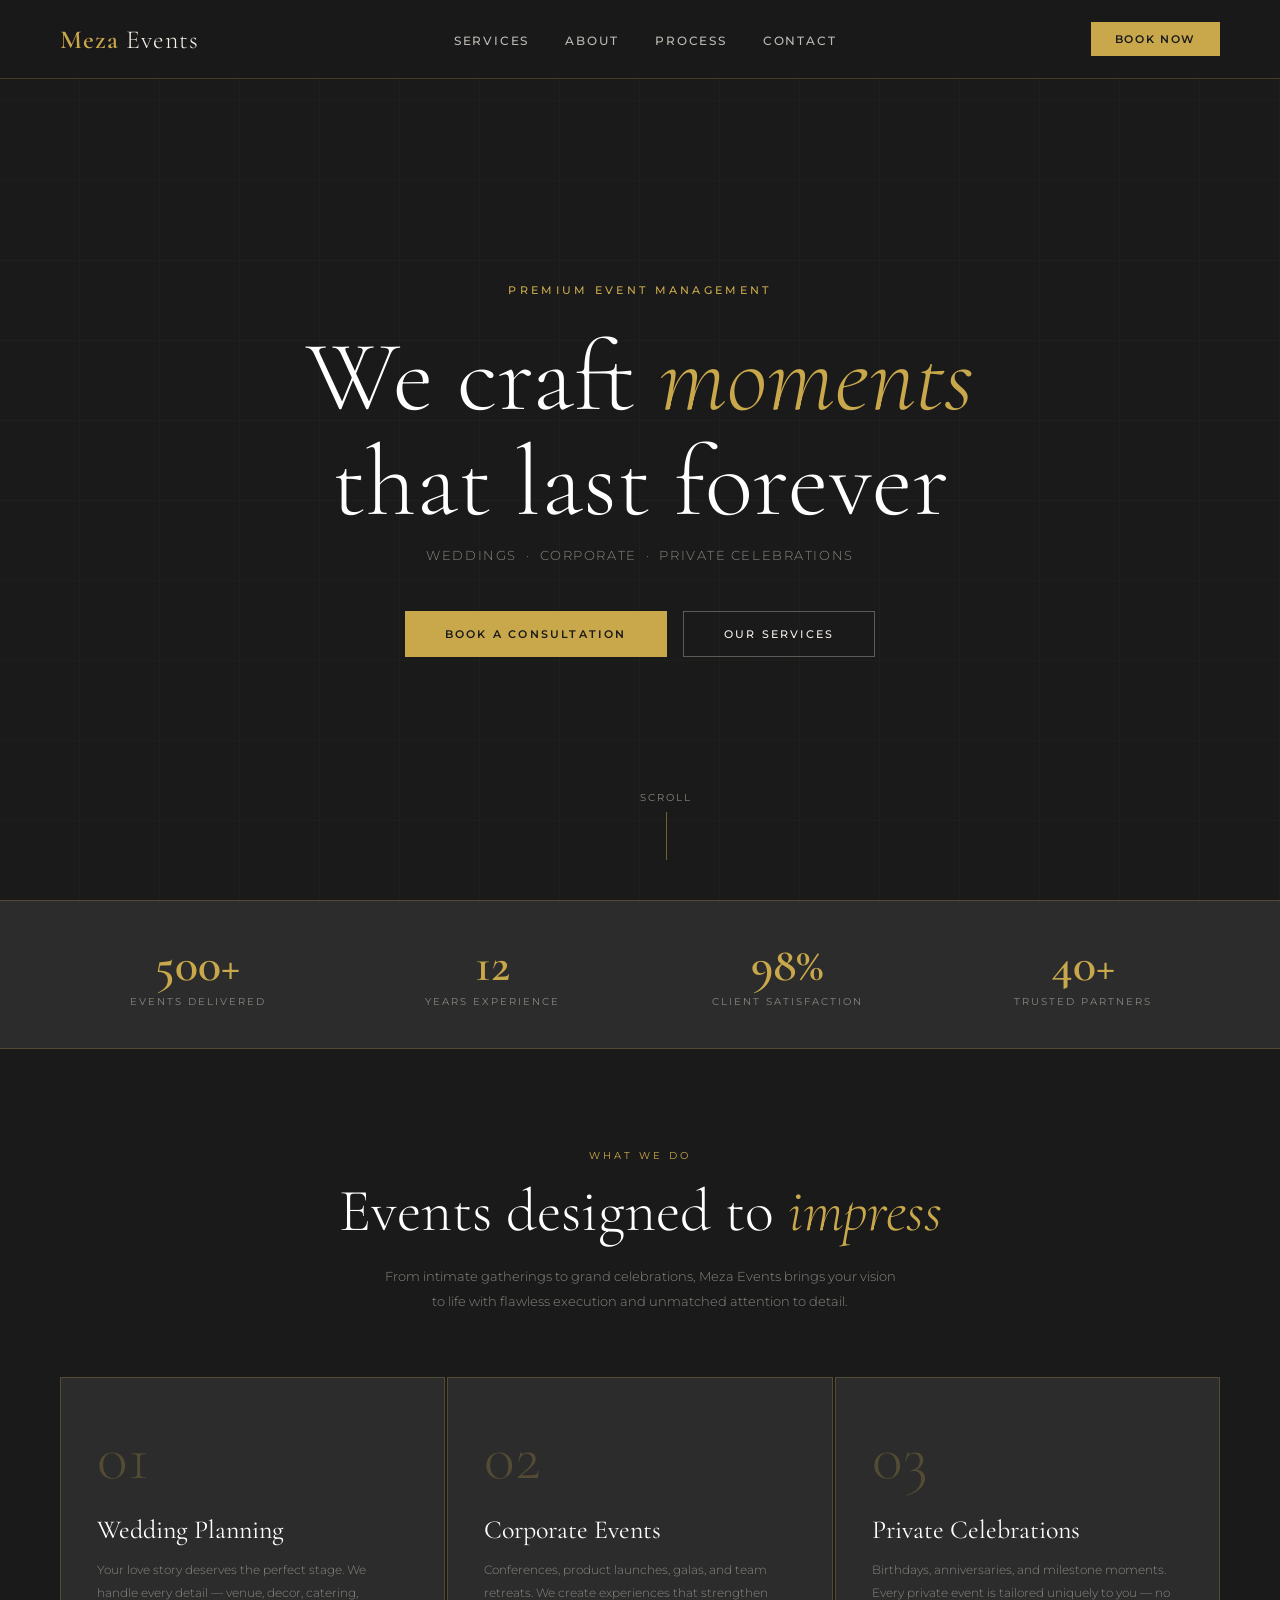
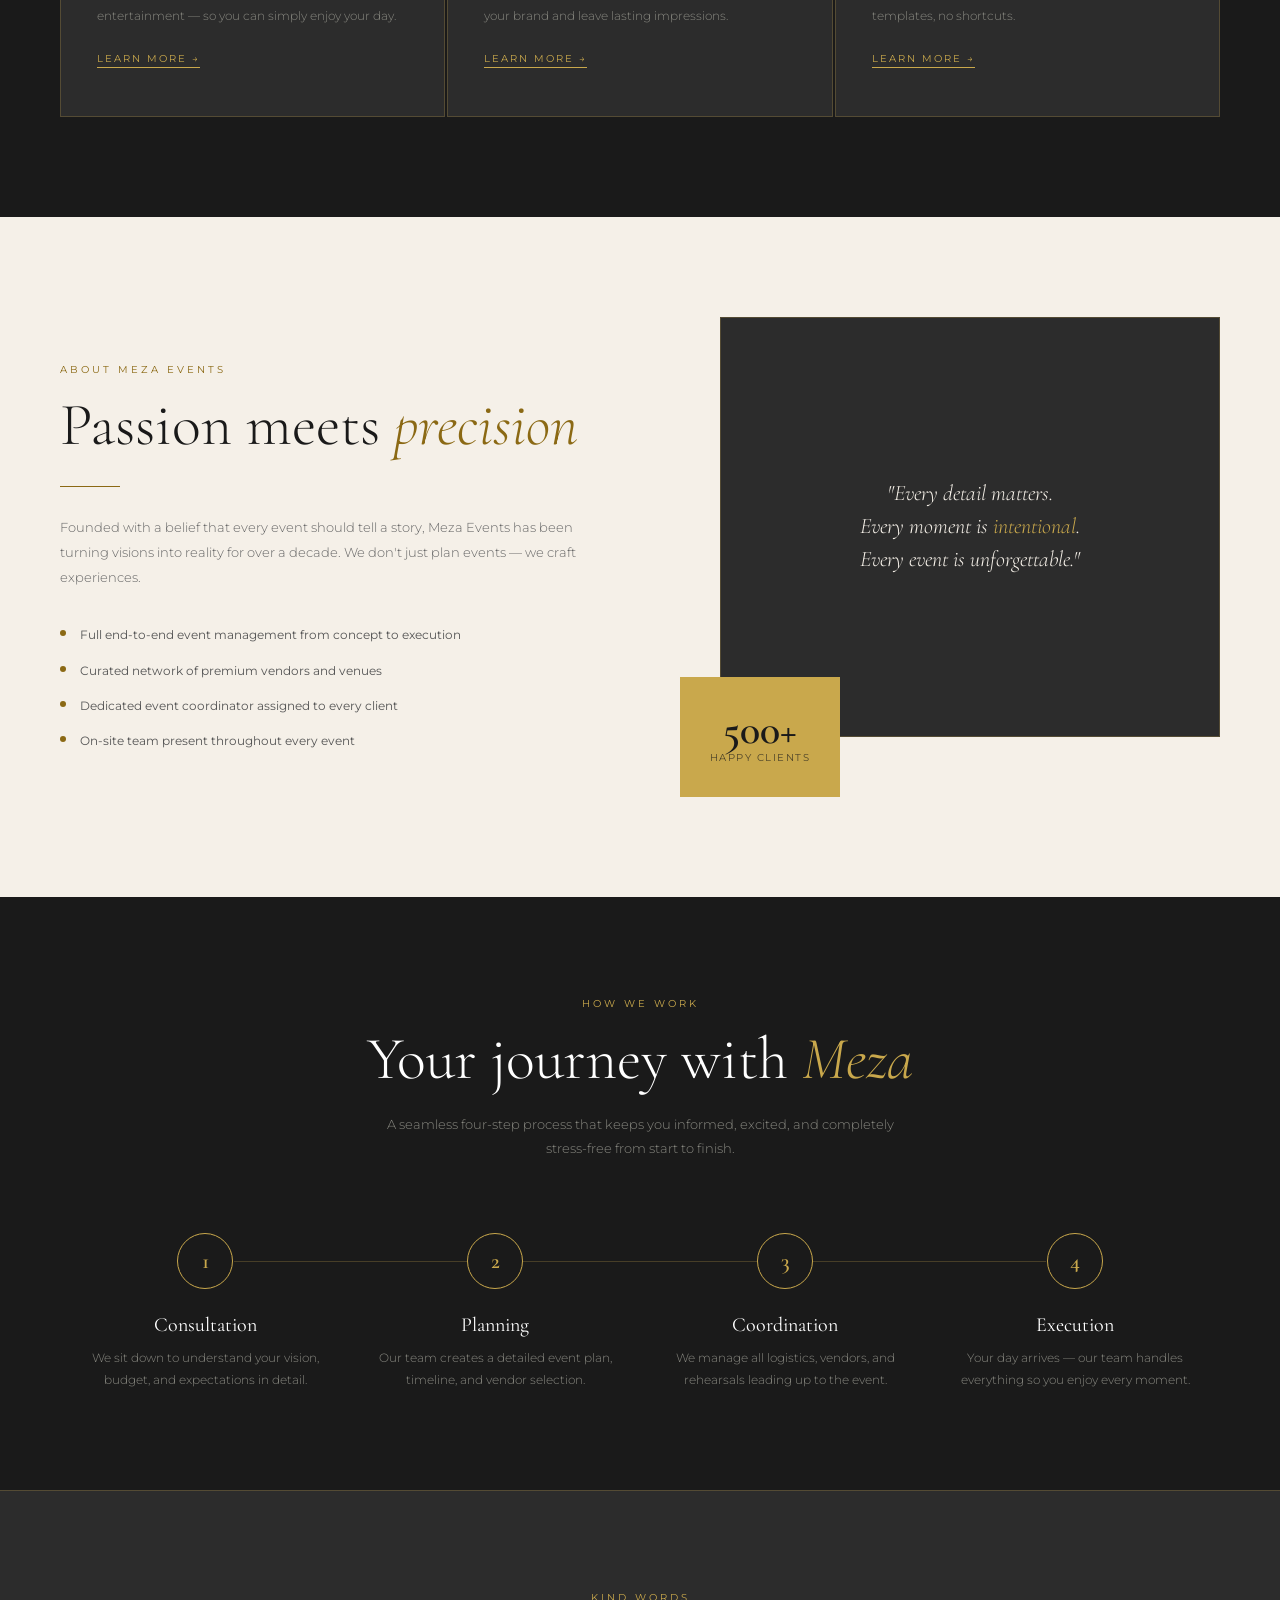
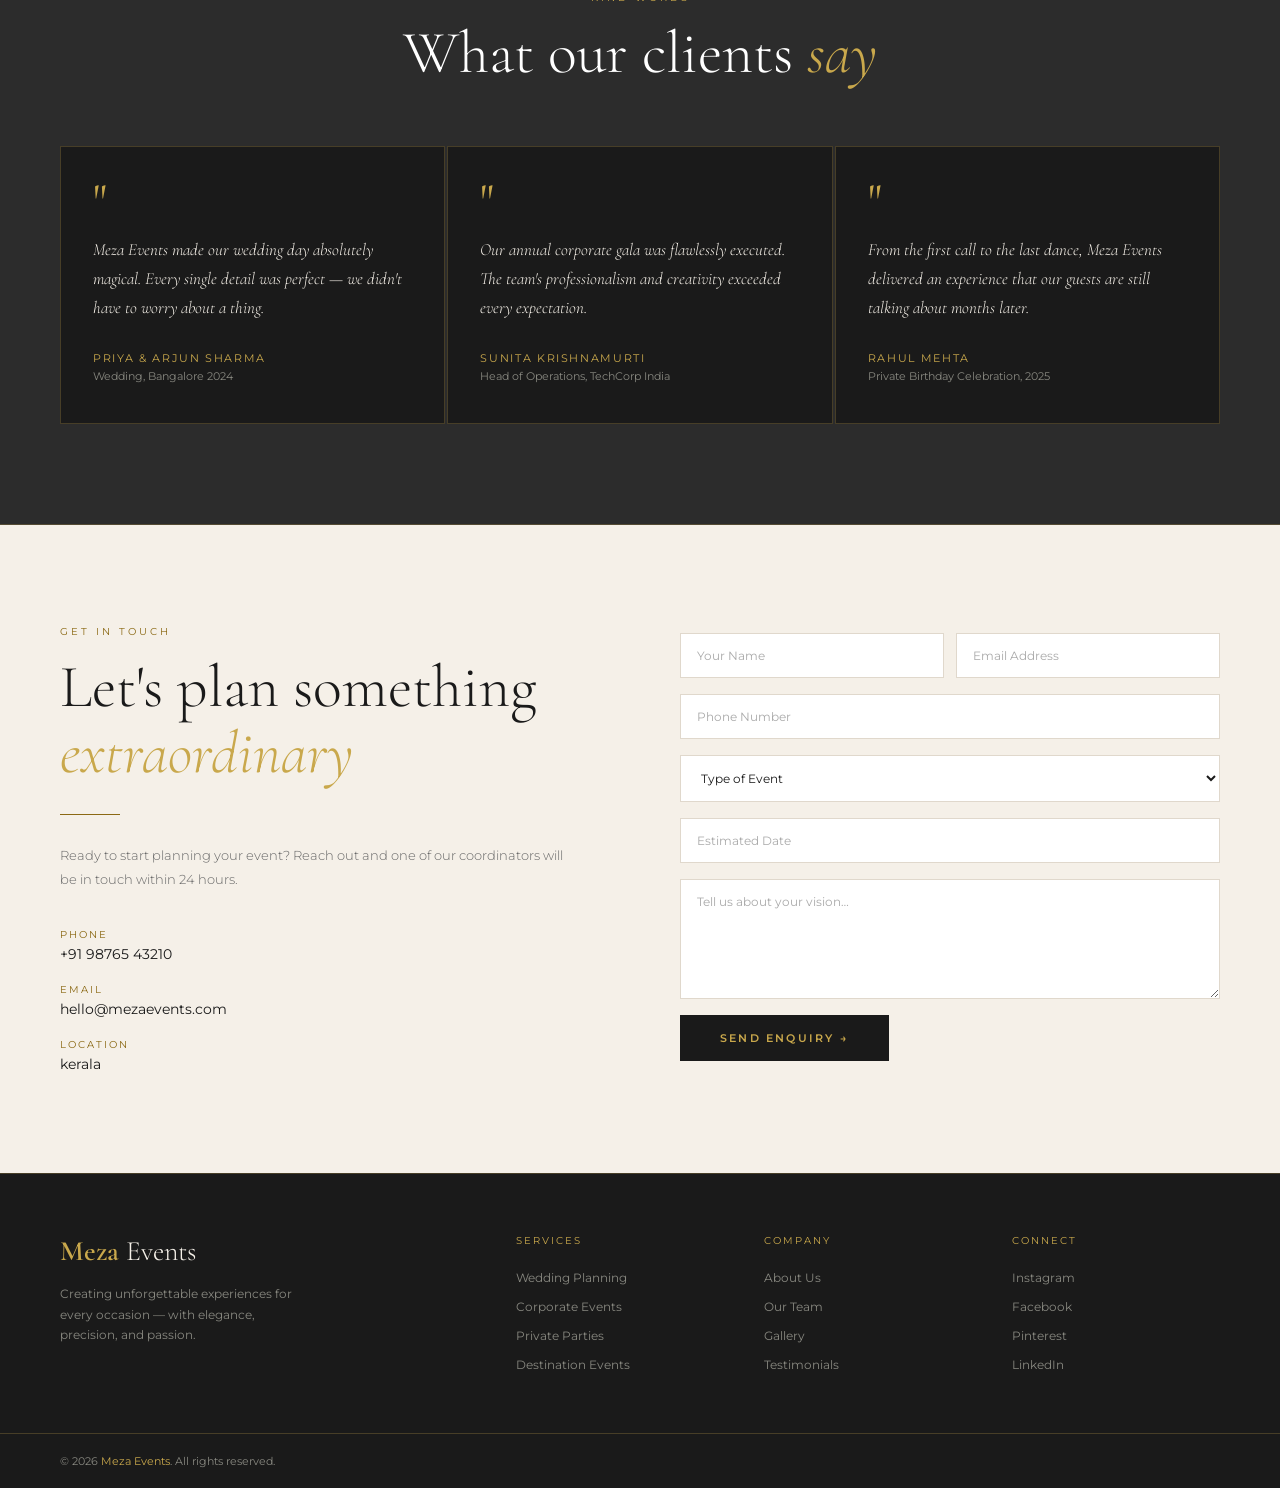
<file: index.html>
<!DOCTYPE html>
<html lang="en">
<head>
<meta charset="UTF-8">
<meta name="viewport" content="width=device-width, initial-scale=1.0">
<title>Meza Events</title>
<link href="https://fonts.googleapis.com/css2?family=Cormorant+Garamond:ital,wght@0,300;0,400;0,600;1,300;1,400&family=Montserrat:wght@300;400;500;600&display=swap" rel="stylesheet">
<link rel="stylesheet" href="style.css">
<link rel="shortcut icon" href="assets/images/Logo-meza-events.png" type="image/x-icon">
</head>
<body>

<!-- MOBILE DRAWER -->
<div class="mobile-drawer" style="z-index: 1;" id="drawer">
  <a class="drawer-logo" href="#">Meza <span>Events</span></a>
  <ul>
    <li><a href="#services" onclick="closeDrawer()">Services</a></li>
    <li><a href="#about" onclick="closeDrawer()">About</a></li>
    <li><a href="#process" onclick="closeDrawer()">Process</a></li>
    <li><a href="#contact" onclick="closeDrawer()">Contact</a></li>
  </ul>
  <div class="drawer-divider"></div>
  <div class="drawer-cta"><a href="#contact" onclick="closeDrawer()">Book a Consultation</a></div>
</div>

<!-- NAV -->
<nav>
  <a class="nav-logo" href="#">Meza <span>Events</span></a>
  <ul class="nav-links">
    <li><a href="#services">Services</a></li>
    <li><a href="#about">About</a></li>
    <li><a href="#process">Process</a></li>
    <li><a href="#contact">Contact</a></li>
  </ul>
  <a class="nav-cta" href="#contact">Book Now</a>
  <button class="hamburger" id="hamburger" onclick="toggleDrawer()" aria-label="Toggle menu">
    <span></span><span></span><span></span>
  </button>
</nav>

<!-- HERO -->
<section class="hero">
  <div class="hero-bg-lines"></div>
  <p class="hero-eyebrow">Premium Event Management</p>
  <h1>We craft <em>moments</em><br>that last forever</h1>
  <p class="hero-sub">Weddings &nbsp;·&nbsp; Corporate &nbsp;·&nbsp; Private Celebrations</p>
  <div class="hero-btns">
    <a class="btn-primary" href="#contact">Book a Consultation</a>
    <a class="btn-outline" href="#services">Our Services</a>
  </div>
  <div class="hero-scroll">
    <span>Scroll</span>
    <div class="scroll-line"></div>
  </div>
</section>

<!-- STATS -->
<div class="stats-bar reveal">
  <div>
    <div class="stat-num">500+</div>
    <div class="stat-label">Events Delivered</div>
  </div>
  <div>
    <div class="stat-num">12</div>
    <div class="stat-label">Years Experience</div>
  </div>
  <div>
    <div class="stat-num">98%</div>
    <div class="stat-label">Client Satisfaction</div>
  </div>
  <div>
    <div class="stat-num">40+</div>
    <div class="stat-label">Trusted Partners</div>
  </div>
</div>

<!-- SERVICES -->
<section class="services" id="services">
  <div class="services-header reveal">
    <p class="section-eyebrow">What We Do</p>
    <h2 class="section-title">Events designed to <em>impress</em></h2>
    <p class="section-body">From intimate gatherings to grand celebrations, Meza Events brings your vision to life with flawless execution and unmatched attention to detail.</p>
  </div>
  <div class="services-grid">
    <div class="service-card reveal">
      <div class="service-num">01</div>
      <div class="service-name">Wedding Planning</div>
      <p class="service-desc">Your love story deserves the perfect stage. We handle every detail — venue, decor, catering, entertainment — so you can simply enjoy your day.</p>
      <span class="service-tag">Learn More →</span>
    </div>
    <div class="service-card reveal">
      <div class="service-num">02</div>
      <div class="service-name">Corporate Events</div>
      <p class="service-desc">Conferences, product launches, galas, and team retreats. We create experiences that strengthen your brand and leave lasting impressions.</p>
      <span class="service-tag">Learn More →</span>
    </div>
    <div class="service-card reveal">
      <div class="service-num">03</div>
      <div class="service-name">Private Celebrations</div>
      <p class="service-desc">Birthdays, anniversaries, and milestone moments. Every private event is tailored uniquely to you — no templates, no shortcuts.</p>
      <span class="service-tag">Learn More →</span>
    </div>
  </div>
</section>

<!-- ABOUT -->
<section class="about" id="about">
  <div class="about-content reveal">
    <p class="section-eyebrow">About Meza Events</p>
    <h2 class="section-title">Passion meets <em>precision</em></h2>
    <div class="gold-line"></div>
    <p class="section-body">Founded with a belief that every event should tell a story, Meza Events has been turning visions into reality for over a decade. We don't just plan events — we craft experiences.</p>
    <div class="about-features">
      <div class="about-feat"><div class="feat-dot"></div><div class="feat-text">Full end-to-end event management from concept to execution</div></div>
      <div class="about-feat"><div class="feat-dot"></div><div class="feat-text">Curated network of premium vendors and venues</div></div>
      <div class="about-feat"><div class="feat-dot"></div><div class="feat-text">Dedicated event coordinator assigned to every client</div></div>
      <div class="about-feat"><div class="feat-dot"></div><div class="feat-text">On-site team present throughout every event</div></div>
    </div>
  </div>
  <div class="about-visual reveal">
    <div class="about-box-main">
      <div class="about-box-main-inner">
        <p>"Every detail matters.<br>Every moment is <span>intentional</span>.<br>Every event is unforgettable."</p>
      </div>
    </div>
    <div class="about-box-accent">
      <div class="about-box-accent-num">500+</div>
      <div class="about-box-accent-label">Happy Clients</div>
    </div>
  </div>
</section>

<!-- PROCESS -->
<section class="process" id="process">
  <div class="process-header reveal">
    <p class="section-eyebrow">How We Work</p>
    <h2 class="section-title">Your journey with <em>Meza</em></h2>
    <p class="section-body">A seamless four-step process that keeps you informed, excited, and completely stress-free from start to finish.</p>
  </div>
  <div class="process-steps">
    <div class="process-step reveal">
      <div class="step-num-wrap"><span class="step-num">1</span></div>
      <div class="step-title">Consultation</div>
      <p class="step-desc">We sit down to understand your vision, budget, and expectations in detail.</p>
    </div>
    <div class="process-step reveal">
      <div class="step-num-wrap"><span class="step-num">2</span></div>
      <div class="step-title">Planning</div>
      <p class="step-desc">Our team creates a detailed event plan, timeline, and vendor selection.</p>
    </div>
    <div class="process-step reveal">
      <div class="step-num-wrap"><span class="step-num">3</span></div>
      <div class="step-title">Coordination</div>
      <p class="step-desc">We manage all logistics, vendors, and rehearsals leading up to the event.</p>
    </div>
    <div class="process-step reveal">
      <div class="step-num-wrap"><span class="step-num">4</span></div>
      <div class="step-title">Execution</div>
      <p class="step-desc">Your day arrives — our team handles everything so you enjoy every moment.</p>
    </div>
  </div>
</section>

<!-- TESTIMONIALS -->
<section class="testimonials">
  <div class="testi-header reveal">
    <p class="section-eyebrow">Kind Words</p>
    <h2 class="section-title">What our clients <em>say</em></h2>
  </div>
  <div class="testi-grid">
    <div class="testi-card reveal">
      <div class="testi-quote">"</div>
      <p class="testi-text">Meza Events made our wedding day absolutely magical. Every single detail was perfect — we didn't have to worry about a thing.</p>
      <div class="testi-author">Priya & Arjun Sharma</div>
      <div class="testi-role">Wedding, Bangalore 2024</div>
    </div>
    <div class="testi-card reveal">
      <div class="testi-quote">"</div>
      <p class="testi-text">Our annual corporate gala was flawlessly executed. The team's professionalism and creativity exceeded every expectation.</p>
      <div class="testi-author">Sunita Krishnamurti</div>
      <div class="testi-role">Head of Operations, TechCorp India</div>
    </div>
    <div class="testi-card reveal">
      <div class="testi-quote">"</div>
      <p class="testi-text">From the first call to the last dance, Meza Events delivered an experience that our guests are still talking about months later.</p>
      <div class="testi-author">Rahul Mehta</div>
      <div class="testi-role">Private Birthday Celebration, 2025</div>
    </div>
  </div>
</section>

<!-- CONTACT -->
<section class="contact" id="contact">
  <div class="reveal">
    <p class="section-eyebrow">Get in Touch</p>
    <h2 class="section-title">Let's plan something <em>extraordinary</em></h2>
    <div class="gold-line"></div>
    <p class="section-body">Ready to start planning your event? Reach out and one of our coordinators will be in touch within 24 hours.</p>
    <div class="contact-info">
      <div>
        <div class="contact-item-label">Phone</div>
        <div class="contact-item-val">+91 98765 43210</div>
      </div>
      <div>
        <div class="contact-item-label">Email</div>
        <div class="contact-item-val">hello@mezaevents.com</div>
      </div>
      <div>
        <div class="contact-item-label">Location</div>
        <div class="contact-item-val">kerala</div>
      </div>
    </div>
  </div>
  <div class="reveal">
    <div class="contact-form">
      <div class="form-row">
        <input class="form-input" type="text" placeholder="Your Name">
        <input class="form-input" type="email" placeholder="Email Address">
      </div>
      <input class="form-input" type="tel" placeholder="Phone Number">
      <select class="form-select form-input">
        <option value="" disabled selected>Type of Event</option>
        <option>Wedding</option>
        <option>Corporate Event</option>
        <option>Private Celebration</option>
        <option>Other</option>
      </select>
      <input class="form-input" type="text" placeholder="Estimated Date">
      <textarea class="form-textarea" placeholder="Tell us about your vision…"></textarea>
      <button class="form-submit">Send Enquiry →</button>
    </div>
  </div>
</section>

<!-- FOOTER -->
<footer>
  <div>
    <div class="footer-brand-logo">Meza <span>Events</span></div>
    <p class="footer-tagline">Creating unforgettable experiences for every occasion — with elegance, precision, and passion.</p>
  </div>
  <div>
    <div class="footer-col-title">Services</div>
    <ul class="footer-links">
      <li><a href="#">Wedding Planning</a></li>
      <li><a href="#">Corporate Events</a></li>
      <li><a href="#">Private Parties</a></li>
      <li><a href="#">Destination Events</a></li>
    </ul>
  </div>
  <div>
    <div class="footer-col-title">Company</div>
    <ul class="footer-links">
      <li><a href="#">About Us</a></li>
      <li><a href="#">Our Team</a></li>
      <li><a href="#">Gallery</a></li>
      <li><a href="#">Testimonials</a></li>
    </ul>
  </div>
  <div>
    <div class="footer-col-title">Connect</div>
    <ul class="footer-links">
      <li><a href="#">Instagram</a></li>
      <li><a href="#">Facebook</a></li>
      <li><a href="#">Pinterest</a></li>
      <li><a href="#">LinkedIn</a></li>
    </ul>
  </div>
</footer>
<div class="footer-bottom">
  <p>© 2026 <span class="footer-bottom-gold">Meza Events</span>. All rights reserved.</p>
</div>

<script>
  const observer = new IntersectionObserver((entries) => {
    entries.forEach((e, i) => {
      if (e.isIntersecting) {
        setTimeout(() => e.target.classList.add('visible'), i * 80);
      }
    });
  }, { threshold: 0.12 });
  document.querySelectorAll('.reveal').forEach(el => observer.observe(el));

  const drawer = document.getElementById('drawer');
  const hamburger = document.getElementById('hamburger');
  function toggleDrawer() {
    const isOpen = drawer.classList.toggle('open');
    hamburger.classList.toggle('open', isOpen);
    document.body.style.overflow = isOpen ? 'hidden' : '';
  }
  function closeDrawer() {
    drawer.classList.remove('open');
    hamburger.classList.remove('open');
    document.body.style.overflow = '';
  }
  document.addEventListener('keydown', e => { if (e.key === 'Escape') closeDrawer(); });
</script>
</body>
</html>
</file>
<file: style.css>
*, *::before, *::after { margin: 0; padding: 0; box-sizing: border-box; }

  :root {
    --black:   #1A1A1A;
    --dark:    #2C2C2C;
    --gold:    #C9A84C;
    --gold-lt: #E2C878;
    --cream:   #F5F0E8;
    --white:   #FFFFFF;
    --muted:   #888880;
    --border:  rgba(201,168,76,0.25);
  }

  html { scroll-behavior: smooth; }

  body {
    font-family: 'Montserrat', sans-serif;
    background: var(--black);
    color: var(--cream);
    overflow-x: hidden;
  }

  /* ── NAV ── */
  nav {
    position: fixed; top: 0; left: 0; right: 0; z-index: 100;
    display: flex; align-items: center; justify-content: space-between;
    padding: 22px 60px;
    background: rgba(26,26,26,0.92);
    backdrop-filter: blur(12px);
    border-bottom: 1px solid var(--border);
    transition: padding 0.3s;
  }
  .nav-logo {
    font-family: 'Cormorant Garamond', serif;
    font-size: 26px; font-weight: 600; letter-spacing: 0.04em;
    color: var(--gold);
    text-decoration: none;
  }
  .nav-logo span { color: var(--cream); font-weight: 300; }
  .nav-links { display: flex; gap: 36px; list-style: none; }
  .nav-links a {
    color: var(--cream); text-decoration: none;
    font-size: 12px; font-weight: 500; letter-spacing: 0.15em; text-transform: uppercase;
    opacity: 0.75; transition: opacity 0.2s, color 0.2s;
  }
  .nav-links a:hover { opacity: 1; color: var(--gold); }
  .nav-cta {
    background: var(--gold); color: var(--black);
    padding: 10px 24px; border: none; cursor: pointer;
    font-family: 'Montserrat', sans-serif;
    font-size: 11px; font-weight: 600; letter-spacing: 0.15em; text-transform: uppercase;
    transition: background 0.2s;
    text-decoration: none;
  }
  .nav-cta:hover { background: var(--gold-lt); }

  /* ── HERO ── */
  .hero {
    min-height: 100vh;
    display: flex; flex-direction: column; align-items: center; justify-content: center;
    text-align: center;
    padding: 120px 40px 80px;
    position: relative;
    background: var(--black);
    overflow: hidden;
  }
  .hero-bg-lines {
    position: absolute; inset: 0; pointer-events: none;
    background-image:
      repeating-linear-gradient(0deg, transparent, transparent 79px, rgba(201,168,76,0.06) 80px),
      repeating-linear-gradient(90deg, transparent, transparent 79px, rgba(201,168,76,0.06) 80px);
  }
  .hero-eyebrow {
    font-size: 11px; font-weight: 500; letter-spacing: 0.3em; text-transform: uppercase;
    color: var(--gold); margin-bottom: 28px;
    opacity: 0; animation: fadeUp 0.8s 0.2s forwards;
  }
  .hero h1 {
    font-family: 'Cormorant Garamond', serif;
    font-size: clamp(52px, 8vw, 100px);
    font-weight: 300; line-height: 1.05;
    color: var(--white); margin-bottom: 12px;
    opacity: 0; animation: fadeUp 0.8s 0.4s forwards;
  }
  .hero h1 em { font-style: italic; color: var(--gold); }
  .hero-sub {
    font-size: 13px; font-weight: 300; letter-spacing: 0.12em;
    color: var(--muted); text-transform: uppercase;
    margin-bottom: 48px;
    opacity: 0; animation: fadeUp 0.8s 0.6s forwards;
  }
  .hero-btns {
    display: flex; gap: 16px; flex-wrap: wrap; justify-content: center;
    opacity: 0; animation: fadeUp 0.8s 0.8s forwards;
  }
  .btn-primary {
    background: var(--gold); color: var(--black);
    padding: 16px 40px; border: none; cursor: pointer;
    font-family: 'Montserrat', sans-serif;
    font-size: 11px; font-weight: 600; letter-spacing: 0.2em; text-transform: uppercase;
    transition: background 0.2s, transform 0.15s;
    text-decoration: none; display: inline-block;
  }
  .btn-primary:hover { background: var(--gold-lt); transform: translateY(-2px); }
  .btn-outline {
    background: transparent; color: var(--cream);
    padding: 15px 40px;
    border: 1px solid rgba(245,240,232,0.3); cursor: pointer;
    font-family: 'Montserrat', sans-serif;
    font-size: 11px; font-weight: 500; letter-spacing: 0.2em; text-transform: uppercase;
    transition: border-color 0.2s, color 0.2s;
    text-decoration: none; display: inline-block;
  }
  .btn-outline:hover { border-color: var(--gold); color: var(--gold); }
  .hero-scroll {
    position: absolute; bottom: 40px; left: 50%; transform: translateX(-50%);
    display: flex; flex-direction: column; align-items: center; gap: 8px;
    opacity: 0; animation: fadeUp 0.8s 1.2s forwards;
  }
  .hero-scroll span { font-size: 10px; letter-spacing: 0.2em; text-transform: uppercase; color: var(--muted); }
  .scroll-line { width: 1px; height: 48px; background: var(--gold); opacity: 0.5; animation: scrollPulse 2s infinite; }

  /* ── STATS BAR ── */
  .stats-bar {
    background: var(--dark);
    border-top: 1px solid var(--border);
    border-bottom: 1px solid var(--border);
    padding: 40px 60px;
    display: grid; grid-template-columns: repeat(4, 1fr);
    text-align: center; gap: 20px;
  }
  .stat-num {
    font-family: 'Cormorant Garamond', serif;
    font-size: 48px; font-weight: 600; color: var(--gold);
    line-height: 1;
  }
  .stat-label { font-size: 10px; letter-spacing: 0.2em; text-transform: uppercase; color: var(--muted); margin-top: 6px; }

  /* ── SECTION SHARED ── */
  section { padding: 100px 60px; }
  .section-eyebrow {
    font-size: 10px; letter-spacing: 0.3em; text-transform: uppercase;
    color: var(--gold); margin-bottom: 16px;
  }
  .section-title {
    font-family: 'Cormorant Garamond', serif;
    font-size: clamp(36px, 5vw, 60px); font-weight: 300;
    color: var(--white); line-height: 1.1;
  }
  .section-title em { font-style: italic; color: var(--gold); }
  .section-body { font-size: 13px; font-weight: 300; line-height: 1.9; color: var(--muted); max-width: 520px; margin-top: 20px; }
  .gold-line { width: 60px; height: 1px; background: var(--gold); margin: 28px 0; }

  /* ── SERVICES ── */
  .services { background: var(--black); }
  .services-header { text-align: center; margin-bottom: 64px; }
  .services-header .section-body { margin: 20px auto 0; }
  .services-grid {
    display: grid; grid-template-columns: repeat(3, 1fr); gap: 2px;
  }
  .service-card {
    background: var(--dark);
    padding: 48px 36px;
    border: 1px solid var(--border);
    position: relative; overflow: hidden;
    transition: background 0.3s;
    cursor: default;
  }
  .service-card::before {
    content: ''; position: absolute; bottom: 0; left: 0; right: 0;
    height: 2px; background: var(--gold);
    transform: scaleX(0); transition: transform 0.3s;
    transform-origin: left;
  }
  .service-card:hover { background: #333; }
  .service-card:hover::before { transform: scaleX(1); }
  .service-num {
    font-family: 'Cormorant Garamond', serif;
    font-size: 64px; font-weight: 300; color: var(--border);
    line-height: 1; margin-bottom: 24px;
  }
  .service-card:hover .service-num { color: rgba(201,168,76,0.3); }
  .service-name {
    font-family: 'Cormorant Garamond', serif;
    font-size: 26px; font-weight: 400; color: var(--white);
    margin-bottom: 14px;
  }
  .service-desc { font-size: 12px; font-weight: 300; line-height: 1.9; color: var(--muted); }
  .service-tag {
    display: inline-block; margin-top: 24px;
    font-size: 10px; letter-spacing: 0.2em; text-transform: uppercase;
    color: var(--gold); border-bottom: 1px solid var(--gold); padding-bottom: 2px;
  }

  /* ── ABOUT ── */
  .about {
    background: var(--cream);
    display: grid; grid-template-columns: 1fr 1fr; gap: 80px; align-items: center;
  }
  .about .section-eyebrow { color: #8B6914; }
  .about .section-title { color: var(--black); }
  .about .section-title em { color: #8B6914; }
  .about .section-body { color: #666; }
  .about .gold-line { background: #8B6914; }
  .about-visual {
    position: relative; height: 480px;
  }
  .about-box-main {
    position: absolute; top: 0; left: 40px; right: 0; bottom: 60px;
    background: var(--dark);
    border: 1px solid var(--border);
    display: flex; align-items: center; justify-content: center;
  }
  .about-box-main-inner {
    text-align: center; padding: 40px;
  }
  .about-box-main-inner p {
    font-family: 'Cormorant Garamond', serif;
    font-size: 22px; font-style: italic; font-weight: 300;
    color: var(--cream); line-height: 1.5;
  }
  .about-box-main-inner span { color: var(--gold); }
  .about-box-accent {
    position: absolute; bottom: 0; left: 0;
    width: 160px; height: 120px;
    background: var(--gold);
    display: flex; align-items: center; justify-content: center; flex-direction: column;
  }
  .about-box-accent-num {
    font-family: 'Cormorant Garamond', serif;
    font-size: 42px; font-weight: 600; color: var(--black); line-height: 1;
  }
  .about-box-accent-label { font-size: 10px; letter-spacing: 0.15em; text-transform: uppercase; color: var(--black); opacity: 0.7; }
  .about-features { margin-top: 36px; display: flex; flex-direction: column; gap: 16px; }
  .about-feat {
    display: flex; align-items: flex-start; gap: 14px;
  }
  .feat-dot { width: 6px; height: 6px; background: #8B6914; border-radius: 50%; flex-shrink: 0; margin-top: 5px; }
  .feat-text { font-size: 12px; font-weight: 400; color: #555; line-height: 1.6; }

  /* ── PROCESS ── */
  .process { background: var(--black); }
  .process-header { text-align: center; margin-bottom: 72px; }
  .process-header .section-body { margin: 20px auto 0; }
  .process-steps {
    display: grid; grid-template-columns: repeat(4, 1fr); gap: 0;
    position: relative;
  }
  .process-steps::before {
    content: ''; position: absolute; top: 28px; left: 15%; right: 15%;
    height: 1px; background: var(--border);
  }
  .process-step { text-align: center; padding: 0 20px; }
  .step-num-wrap {
    width: 56px; height: 56px; border-radius: 50%;
    border: 1px solid var(--gold);
    display: flex; align-items: center; justify-content: center;
    margin: 0 auto 24px;
    background: var(--black);
    position: relative; z-index: 1;
  }
  .step-num {
    font-family: 'Cormorant Garamond', serif;
    font-size: 22px; font-weight: 600; color: var(--gold);
  }
  .step-title {
    font-family: 'Cormorant Garamond', serif;
    font-size: 20px; font-weight: 400; color: var(--white); margin-bottom: 10px;
  }
  .step-desc { font-size: 12px; font-weight: 300; color: var(--muted); line-height: 1.8; }

  /* ── TESTIMONIALS ── */
  .testimonials { background: var(--dark); border-top: 1px solid var(--border); border-bottom: 1px solid var(--border); }
  .testi-header { text-align: center; margin-bottom: 60px; }
  .testi-grid { display: grid; grid-template-columns: repeat(3, 1fr); gap: 2px; }
  .testi-card {
    background: var(--black); padding: 40px 32px;
    border: 1px solid var(--border);
  }
  .testi-quote {
    font-family: 'Cormorant Garamond', serif;
    font-size: 48px; color: var(--gold); line-height: 0.6;
    margin-bottom: 20px;
  }
  .testi-text {
    font-family: 'Cormorant Garamond', serif;
    font-size: 17px; font-style: italic; font-weight: 300;
    color: var(--cream); line-height: 1.7; margin-bottom: 28px;
  }
  .testi-author { font-size: 11px; letter-spacing: 0.15em; text-transform: uppercase; color: var(--gold); }
  .testi-role { font-size: 11px; color: var(--muted); margin-top: 4px; }

  /* ── CONTACT ── */
  .contact {
    background: var(--cream);
    display: grid; grid-template-columns: 1fr 1fr; gap: 80px; align-items: start;
  }
  .contact .section-eyebrow { color: #8B6914; }
  .contact .section-title { color: var(--black); }
  .contact .gold-line { background: #8B6914; }
  .contact .section-body { color: #666; }
  .contact-info { margin-top: 36px; display: flex; flex-direction: column; gap: 20px; }
  .contact-item-label { font-size: 10px; letter-spacing: 0.2em; text-transform: uppercase; color: #8B6914; margin-bottom: 4px; }
  .contact-item-val { font-size: 14px; color: var(--black); font-weight: 400; }
  .contact-form { display: flex; flex-direction: column; gap: 16px; margin-top: 8px; }
  .form-row { display: grid; grid-template-columns: 1fr 1fr; gap: 12px; }
  .form-input, .form-select, .form-textarea {
    background: var(--white); border: 1px solid #E0D8CC;
    padding: 14px 16px; font-family: 'Montserrat', sans-serif;
    font-size: 12px; color: var(--black); outline: none;
    transition: border-color 0.2s; width: 100%;
  }
  .form-input::placeholder, .form-textarea::placeholder { color: #AAA; }
  .form-input:focus, .form-select:focus, .form-textarea:focus { border-color: #8B6914; }
  .form-textarea { resize: vertical; min-height: 120px; }
  .form-submit {
    background: var(--black); color: var(--gold);
    padding: 16px 40px; border: none; cursor: pointer;
    font-family: 'Montserrat', sans-serif;
    font-size: 11px; font-weight: 600; letter-spacing: 0.2em; text-transform: uppercase;
    transition: background 0.2s; align-self: flex-start;
  }
  .form-submit:hover { background: var(--dark); }

  /* ── FOOTER ── */
  footer {
    background: var(--black);
    border-top: 1px solid var(--border);
    padding: 60px;
    display: grid; grid-template-columns: 2fr 1fr 1fr 1fr; gap: 40px;
  }
  .footer-brand-logo {
    font-family: 'Cormorant Garamond', serif;
    font-size: 28px; font-weight: 600; color: var(--gold);
    margin-bottom: 16px;
  }
  .footer-brand-logo span { color: var(--cream); font-weight: 300; }
  .footer-tagline { font-size: 12px; color: var(--muted); line-height: 1.7; max-width: 240px; }
  .footer-col-title { font-size: 10px; letter-spacing: 0.2em; text-transform: uppercase; color: var(--gold); margin-bottom: 20px; }
  .footer-links { list-style: none; display: flex; flex-direction: column; gap: 10px; }
  .footer-links a { font-size: 12px; color: var(--muted); text-decoration: none; transition: color 0.2s; }
  .footer-links a:hover { color: var(--cream); }
  .footer-bottom {
    background: var(--black); border-top: 1px solid var(--border);
    padding: 20px 60px;
    display: flex; align-items: center; justify-content: space-between;
  }
  .footer-bottom p { font-size: 11px; color: var(--muted); }
  .footer-bottom-gold { color: var(--gold); }

  /* ── ANIMATIONS ── */
  @keyframes fadeUp {
    from { opacity: 0; transform: translateY(24px); }
    to   { opacity: 1; transform: translateY(0); }
  }
  @keyframes scrollPulse {
    0%, 100% { opacity: 0.3; transform: scaleY(1); }
    50%       { opacity: 0.8; transform: scaleY(1.1); }
  }

  .reveal {
    opacity: 0; transform: translateY(32px);
    transition: opacity 0.7s, transform 0.7s;
  }
  .reveal.visible { opacity: 1; transform: translateY(0); }

  /* ── HAMBURGER BUTTON ── */
  .hamburger {
    display: none;
    flex-direction: column; justify-content: center; gap: 5px;
    width: 40px; height: 40px; cursor: pointer;
    background: none; border: 1px solid var(--border);
    padding: 8px; z-index: 201;
    transition: border-color 0.2s;
  }
  .hamburger:hover { border-color: var(--gold); }
  .hamburger span {
    display: block; width: 100%; height: 1.5px;
    background: var(--cream);
    transition: transform 0.35s, opacity 0.25s, background 0.2s;
    transform-origin: center;
  }
  .hamburger.open span:nth-child(1) { transform: translateY(6.5px) rotate(45deg); background: var(--gold); }
  .hamburger.open span:nth-child(2) { opacity: 0; transform: scaleX(0); }
  .hamburger.open span:nth-child(3) { transform: translateY(-6.5px) rotate(-45deg); background: var(--gold); }

  /* ── MOBILE DRAWER ── */
  .mobile-drawer {
    display: none;
    position: fixed; inset: 0; z-index: 200;
    background: rgba(26,26,26,0.98);
    backdrop-filter: blur(16px);
    flex-direction: column; align-items: center; justify-content: center;
    gap: 0;
    opacity: 0; pointer-events: none;
    transition: opacity 0.35s;
  }
  .mobile-drawer.open { opacity: 1; pointer-events: all; }
  .mobile-drawer ul { list-style: none; text-align: center; }
  .mobile-drawer ul li {
    opacity: 0; transform: translateY(20px);
    transition: opacity 0.35s, transform 0.35s;
  }
  .mobile-drawer.open ul li:nth-child(1) { opacity: 1; transform: none; transition-delay: 0.08s; }
  .mobile-drawer.open ul li:nth-child(2) { opacity: 1; transform: none; transition-delay: 0.14s; }
  .mobile-drawer.open ul li:nth-child(3) { opacity: 1; transform: none; transition-delay: 0.20s; }
  .mobile-drawer.open ul li:nth-child(4) { opacity: 1; transform: none; transition-delay: 0.26s; }
  .mobile-drawer ul li a {
    display: block; padding: 18px 40px;
    font-family: 'Cormorant Garamond', serif;
    font-size: 36px; font-weight: 300; font-style: italic;
    color: var(--cream); text-decoration: none; letter-spacing: 0.04em;
    transition: color 0.2s;
  }
  .mobile-drawer ul li a:hover { color: var(--gold); }
  .drawer-divider { width: 40px; height: 1px; background: var(--border); margin: 24px auto; }
  .drawer-cta {
    opacity: 0; transform: translateY(20px);
    transition: opacity 0.35s 0.32s, transform 0.35s 0.32s;
  }
  .mobile-drawer.open .drawer-cta { opacity: 1; transform: none; }
  .drawer-cta a {
    background: var(--gold); color: var(--black);
    padding: 14px 40px; font-family: 'Montserrat', sans-serif;
    font-size: 11px; font-weight: 600; letter-spacing: 0.2em; text-transform: uppercase;
    text-decoration: none; display: inline-block;
    transition: background 0.2s;
  }
  .drawer-cta a:hover { background: var(--gold-lt); }
  .drawer-logo {
    position: absolute; top: 22px; left: 24px;
    font-family: 'Cormorant Garamond', serif;
    font-size: 22px; font-weight: 600; color: var(--gold); text-decoration: none;
  }
  .drawer-logo span { color: var(--cream); font-weight: 300; }

  @media (max-width: 900px) {
    nav { padding: 18px 24px; }
    .nav-links, .nav-cta { display: none; }
    .hamburger { display: flex; }
    .mobile-drawer { display: flex; }
    section { padding: 70px 24px; }
    .stats-bar { grid-template-columns: repeat(2, 1fr); padding: 40px 24px; }
    .services-grid, .testi-grid, .process-steps { grid-template-columns: 1fr; }
    .about, .contact { grid-template-columns: 1fr; gap: 40px; }
    .about-visual { height: 280px; }
    footer { grid-template-columns: 1fr 1fr; padding: 40px 24px; }
    .footer-bottom { padding: 20px 24px; flex-direction: column; gap: 8px; }
    .form-row { grid-template-columns: 1fr; }
    .process-steps::before { display: none; }
  }
</file>
